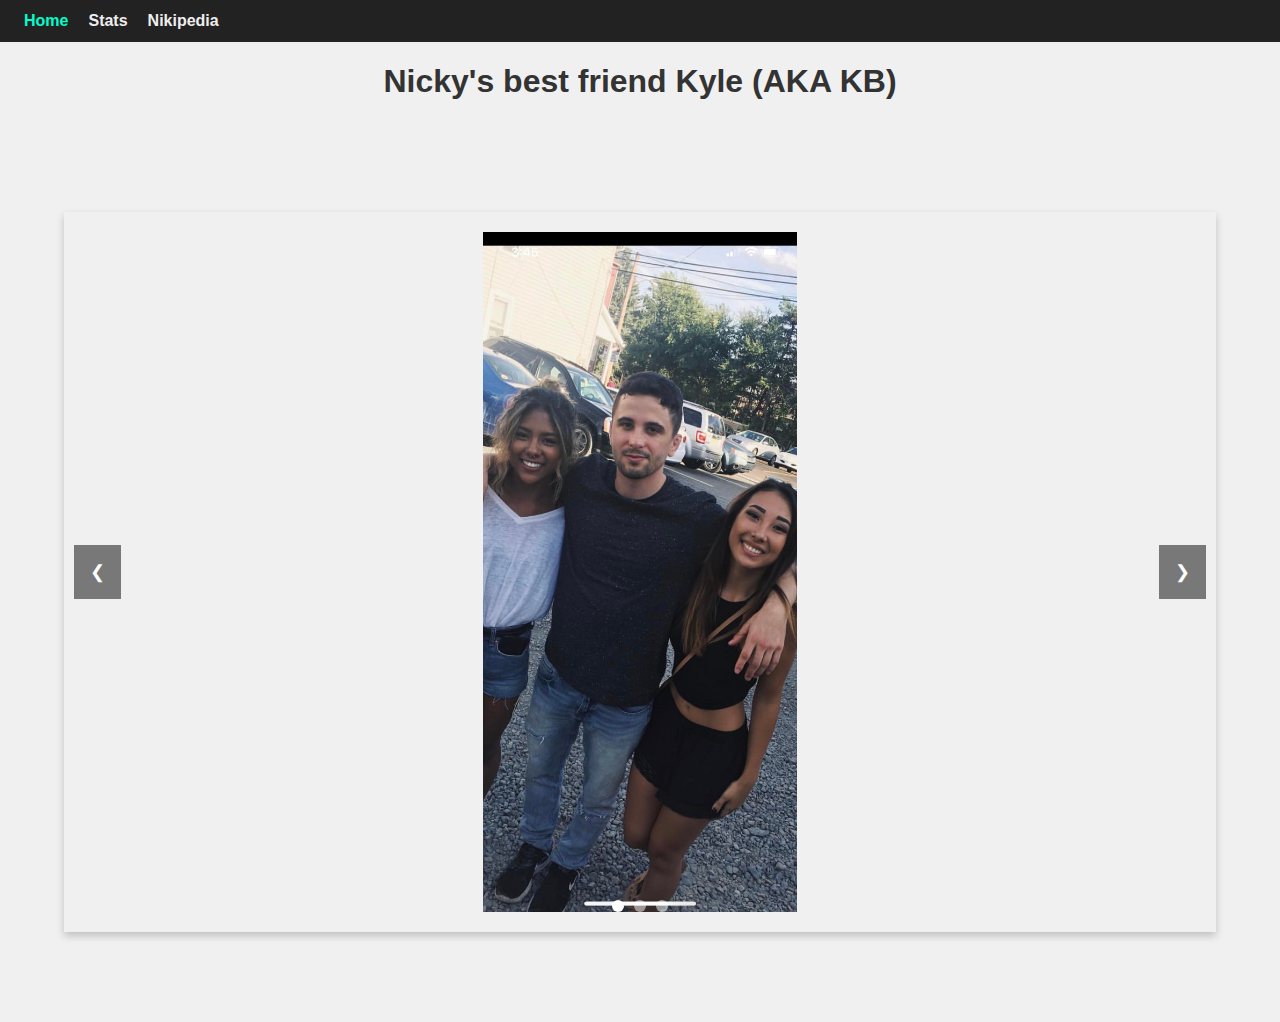
<file: index.html>
<!DOCTYPE html>
<html lang="en">

<head>
    <!-- Application Insights -->
    <script type="text/javascript">
        var sdkInstance = "appInsightsSDK"; window[sdkInstance] = "appInsights";
        var aiName = window[sdkInstance], aisdk = window[aiName] || function (e) {
            function n(e, t) { ai[e] = function () { var n = arguments; ai.queue.push(function () { ai[e].apply(ai, n) }) } }
            var ai = { queue: [], config: e }, t = document.createElement("script");
            t.src = e.url || "https://js.monitor.azure.com/scripts/b/ai.3.gbl.min.js";
            t.async = 1; t.crossOrigin = "anonymous"; t.setAttribute("data-ai-name", "appInsights");
            document.head.appendChild(t);
            ai.queue.push(function () { ai.trackPageView({}) });
            var i = ["trackEvent", "trackPageView", "trackException", "trackTrace", "trackMetric", "flush"];
            for (var r = 0; r < i.length; r++)n(i[r]);
            return ai
        }({
            src: "https://js.monitor.azure.com/scripts/b/ai.3.gbl.min.js",
            crossOrigin: "anonymous",
            cfg: {
                connectionString: "InstrumentationKey=7b8e57e2-2d3f-417c-b7da-429a6699b1ea;IngestionEndpoint=https://eastus2-3.in.applicationinsights.azure.com/;LiveEndpoint=https://eastus2.livediagnostics.monitor.azure.com/;ApplicationId=353a38bc-a43d-4bd7-a6b9-728615191217"
            }
        });
        window[aiName] = aisdk;
    </script>
    <meta charset="UTF-8" />
    <meta name="viewport" content="width=device-width, initial-scale=1.0" />
    <title>NickyClicky.com</title>
    <link rel="stylesheet" href="style.css" />
    <link rel="icon" type="image/x-icon" href="images/images2.jpg" />
</head>

<body class="home-page">
    <nav class="navbar">
        <a href="index.html" class="nav-link active">Home</a>
        <a href="stats.html" class="nav-link">Stats</a>
        <a href="nikipedia.html" class="nav-link">Nikipedia</a>
    </nav>

    <header class="page-header">
        <h1>Nicky's best friend Kyle (AKA KB)</h1>
    </header>

    <div class="carousel-wrapper">
        <div class="carousel">
            <div class="carousel-container">
                <img src="images/di6vs773hy491.jpg" alt="Image 1" class="slide active" />
                <img src="images/EK-mIWIXkAErgYe.jpg" alt="Image 2" class="slide" />
                <img src="images/F8liQdmXUAAJIV1.jpg" alt="Image 3" class="slide" />
            </div>
            <button class="prev" onclick="changeSlide(-1)">❮</button>
            <button class="next" onclick="changeSlide(1)">❯</button>
            <div class="dots">
                <span class="dot active" onclick="currentSlide(1)"></span>
                <span class="dot" onclick="currentSlide(2)"></span>
                <span class="dot" onclick="currentSlide(3)"></span>
            </div>
        </div>
    </div>

    <script defer src="script.js"></script>
</body>


</html>
</file>
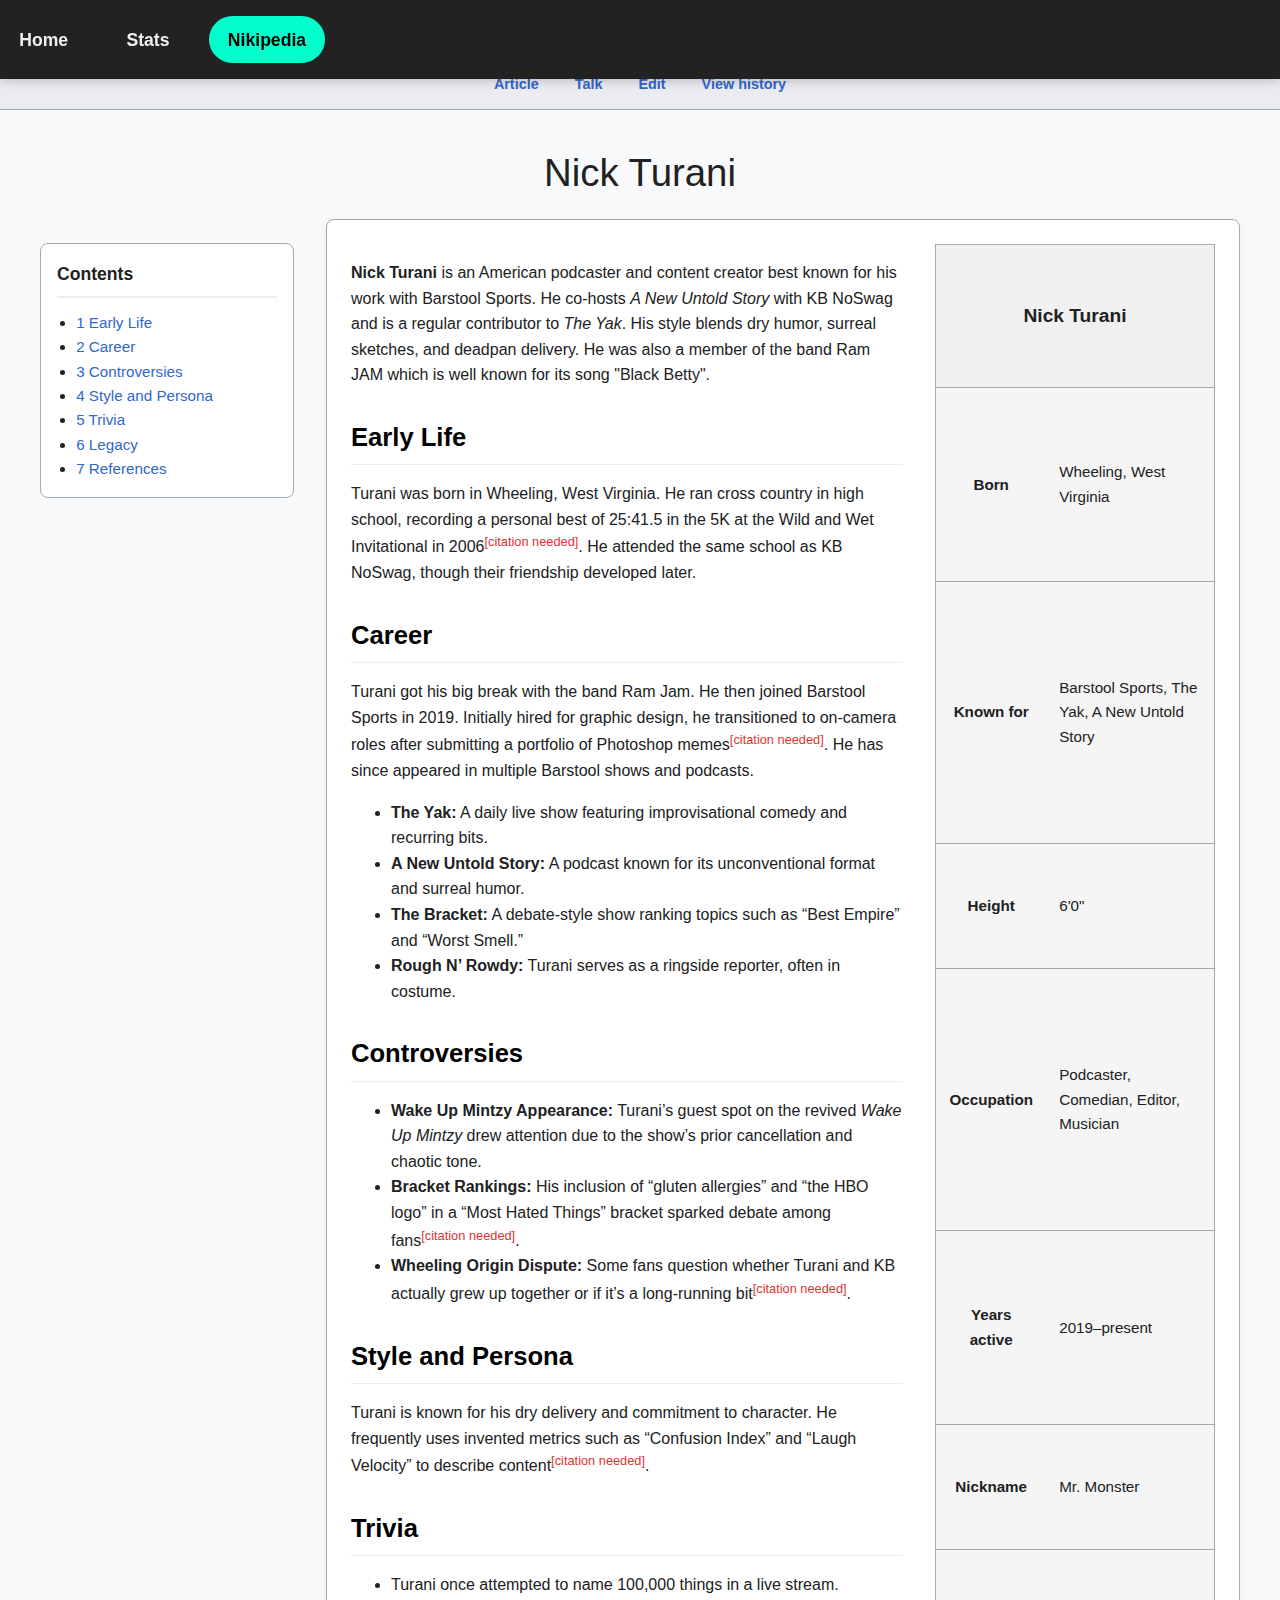
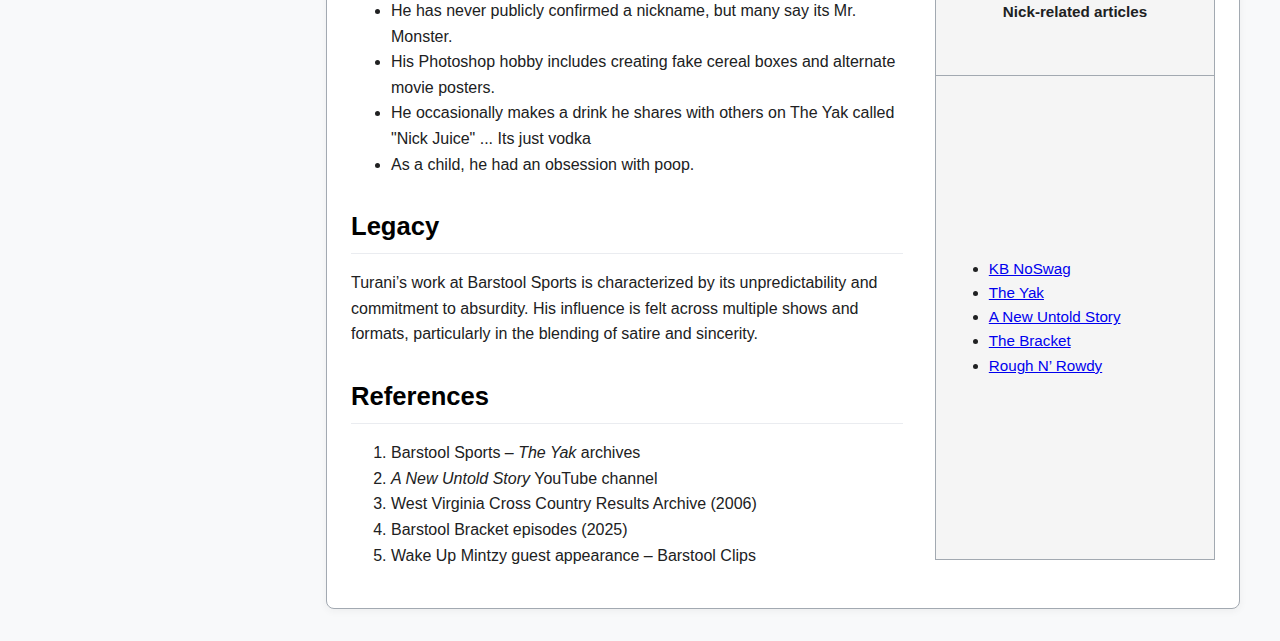
<file: nikipedia.html>
<!DOCTYPE html>
<html lang="en">

<head>
  <meta charset="UTF-8" />
  <meta name="viewport" content="width=device-width, initial-scale=1.0" />
  <title>Nick Turani – Nikipedia</title>
  <link rel="stylesheet" href="style.css" />
  <link rel="icon" type="image/x-icon" href="images/images2.jpg" />

  <!-- CLARITY -->
  <script type="text/javascript">
    (function (c, l, a, r, i, t, y) { c[a] = c[a] || function () { (c[a].q = c[a].q || []).push(arguments) }; t = l.createElement(r); t.async = 1; t.src = "https://www.clarity.ms/tag/" + i; y = l.getElementsByTagName(r)[0]; y.parentNode.insertBefore(t, y); })(window, document, "clarity", "script", "u32pk8y0oh");
  </script>

  <!-- MOBILE-FIRST WIKIPEDIA PERFECTION -->
  <style>
    :root {
      --wiki-blue: #3366cc;
      --wiki-gray: #f8f9fa;
      --border: #a2a9b1;
    }

    body.nikipedia {
      font-family: -apple-system, BlinkMacSystemFont, "Segoe UI", Roboto, sans-serif;
      background: var(--wiki-gray);
      color: #202122;
      margin: 0;
      padding: 0;
      line-height: 1.6;
    }

    .navbar {
      position: fixed;
      top: 0;
      left: 0;
      right: 0;
      background: #222;
      padding: 1rem 0;
      text-align: center;
      z-index: 1000;
      box-shadow: 0 2px 10px rgba(0, 0, 0, 0.2);
    }

    .nav-link {
      color: #eee;
      text-decoration: none;
      font-weight: bold;
      font-size: 1.1rem;
      padding: 0.6rem 1.2rem;
      border-radius: 30px;
      transition: all 0.3s;
    }

    .nav-link.active {
      background: #00ffcc;
      color: #000;
    }

    .nav-link:hover {
      background: rgba(255, 255, 255, 0.2);
    }

    .tabs {
      background: #eaecf0;
      padding: 0.8rem 1rem;
      font-size: 0.9rem;
      border-bottom: 1px solid #a2a9b1;
      margin-top: 60px;
      text-align: center;
    }

    .tabs span {
      margin: 0 1rem;
      color: var(--wiki-blue);
      font-weight: bold;
    }

    .nikipedia-container {
      max-width: 1200px;
      margin: 2rem auto;
      padding: 0 1rem;
    }

    h1 {
      font-size: 2.4rem;
      text-align: center;
      margin: 1rem 0;
      font-weight: 300;
    }

    /* MOBILE-FIRST LAYOUT */
    .layout {
      display: block;
      /* Changed from flex */
    }

    .contents-box {
      background: white;
      border: 1px solid var(--border);
      border-radius: 8px;
      padding: 1rem;
      margin: 1.5rem 0;
      font-size: 0.95rem;
    }

    .contents-box h3 {
      margin: 0 0 0.8rem 0;
      font-size: 1.1rem;
      border-bottom: 2px solid #eaecf0;
      padding-bottom: 0.5rem;
    }

    .contents-box ul {
      padding-left: 1.2rem;
      margin: 0;
    }

    .contents-box a {
      color: var(--wiki-blue);
      text-decoration: none;
    }

    .contents-box a:hover {
      text-decoration: underline;
    }

    .article-content {
      background: white;
      border: 1px solid var(--border);
      border-radius: 8px;
      padding: 1.5rem;
      box-shadow: 0 2px 8px rgba(0, 0, 0, 0.05);
    }

    .article-body {
      display: block;
      /* Stack infobox on top */
    }

    .infobox {
      width: 100% !important;
      max-width: 100%;
      margin: 0 0 1.5rem 0 !important;
      border-collapse: collapse;
      font-size: 0.95rem;
      background: #f5f5f5;
      border: 1px solid var(--border);
    }

    .infobox th,
    .infobox td {
      padding: 0.6rem 0.8rem;
      border-bottom: 1px solid var(--border);
    }

    .infobox .header {
      background: #f0f0f0;
      font-size: 1.2rem;
      font-weight: bold;
    }

    .main-text h2 {
      font-size: 1.6rem;
      margin: 1.8rem 0 1rem;
      border-bottom: 1px solid #eaecf0;
      padding-bottom: 0.4rem;
      color: #000;
    }

    .citation-needed {
      color: #d33;
      font-size: 0.8rem;
      vertical-align: super;
    }

    /* MOBILE OPTIMIZATIONS */
    @media (max-width: 768px) {
      .navbar {
        padding: 0.8rem 0;
      }

      .nav-link {
        font-size: 1rem;
        padding: 0.5rem 0.9rem;
        margin: 0 0.4rem;
      }

      h1 {
        font-size: 2rem;
      }

      .tabs {
        font-size: 0.85rem;
        padding: 0.6rem 0.5rem;
      }

      .tabs span {
        margin: 0 0.7rem;
      }

      .nikipedia-container {
        padding: 0 0.8rem;
        margin: 1rem auto;
      }

      .article-content {
        padding: 1rem;
      }
    }

    @media (min-width: 769px) {
      .layout {
        display: flex;
        gap: 2rem;
      }

      .contents-box {
        width: 220px;
        flex-shrink: 0;
        position: sticky;
        top: 80px;
        height: fit-content;
      }

      .article-body {
        display: flex;
        gap: 2rem;
      }

      .infobox {
        width: 280px !important;
        flex-shrink: 0;
      }
    }
  </style>
</head>

<body class="nikipedia">

  <nav class="navbar">
    <a href="index.html" class="nav-link">Home</a>
    <a href="stats.html" class="nav-link">Stats</a>
    <a href="nikipedia.html" class="nav-link active">Nikipedia</a>
  </nav>

  <div class="tabs">
    <span><strong>Article</strong></span>
    <span>Talk</span>
    <span>Edit</span>
    <span>View history</span>
  </div>

  <div class="nikipedia-container">
    <h1>Nick Turani</h1>

    <div class="layout">
      <aside class="contents-box">
        <h3>Contents</h3>
        <ul>
          <li><a href="#early-life">1 Early Life</a></li>
          <li><a href="#career">2 Career</a></li>
          <li><a href="#controversies">3 Controversies</a></li>
          <li><a href="#style">4 Style and Persona</a></li>
          <li><a href="#trivia">5 Trivia</a></li>
          <li><a href="#legacy">6 Legacy</a></li>
          <li><a href="#references">7 References</a></li>
        </ul>
      </aside>

      <article class="article-content">
        <div class="article-body">
          <div class="main-text">
            <p><strong>Nick Turani</strong> is an American podcaster and content creator best known for his work with
              Barstool Sports. He co-hosts <em>A New Untold Story</em> with KB NoSwag and is a regular contributor to
              <em>The Yak</em>. His style blends dry humor, surreal sketches, and deadpan delivery. He was also a member of the band Ram JAM which is well known for its song "Black Betty".
            </p>

            <h2 id="early-life">Early Life</h2>
            <p>Turani was born in Wheeling, West Virginia. He ran cross country in high school, recording a personal
              best of 25:41.5 in the 5K at the Wild and Wet Invitational in 2006<span class="citation-needed">[citation
                needed]</span>. He attended the same school as KB NoSwag, though their friendship developed later.</p>

            <h2 id="career">Career</h2>
            <p>Turani got his big break with the band Ram Jam.  He then joined Barstool Sports in 2019. Initially hired for graphic design, he transitioned to on-camera
              roles after submitting a portfolio of Photoshop memes<span class="citation-needed">[citation
                needed]</span>. He has since appeared in multiple Barstool shows and podcasts.</p>
            <ul>
              <li><strong>The Yak:</strong> A daily live show featuring improvisational comedy and recurring bits.</li>
              <li><strong>A New Untold Story:</strong> A podcast known for its unconventional format and surreal humor.
              </li>
              <li><strong>The Bracket:</strong> A debate-style show ranking topics such as “Best Empire” and “Worst
                Smell.”</li>
              <li><strong>Rough N’ Rowdy:</strong> Turani serves as a ringside reporter, often in costume.</li>
            </ul>

            <h2 id="controversies">Controversies</h2>
            <ul>
              <li><strong>Wake Up Mintzy Appearance:</strong> Turani’s guest spot on the revived <em>Wake Up Mintzy</em>
                drew attention due to the show’s prior cancellation and chaotic tone.</li>
              <li><strong>Bracket Rankings:</strong> His inclusion of “gluten allergies” and “the HBO logo” in a “Most
                Hated Things” bracket sparked debate among fans<span class="citation-needed">[citation needed]</span>.
              </li>
              <li><strong>Wheeling Origin Dispute:</strong> Some fans question whether Turani and KB actually grew up
                together or if it’s a long-running bit<span class="citation-needed">[citation needed]</span>.</li>
            </ul>

            <h2 id="style">Style and Persona</h2>
            <p>Turani is known for his dry delivery and commitment to character. He frequently uses invented metrics
              such as “Confusion Index” and “Laugh Velocity” to describe content<span class="citation-needed">[citation
                needed]</span>.</p>

            <h2 id="trivia">Trivia</h2>
            <ul>
              <li>Turani once attempted to name 100,000 things in a live stream.</li>
              <li>He has never publicly confirmed a nickname, but many say its Mr. Monster.</li>
              <li>His Photoshop hobby includes creating fake cereal boxes and alternate movie posters.</li>
              <li>He occasionally makes a drink he shares with others on The Yak called "Nick Juice" ... Its just vodka</li>
              <li>As a child, he had an obsession with poop.</li>
            </ul>

            <h2 id="legacy">Legacy</h2>
            <p>Turani’s work at Barstool Sports is characterized by its unpredictability and commitment to absurdity.
              His influence is felt across multiple shows and formats, particularly in the blending of satire and
              sincerity.</p>

            <h2 id="references">References</h2>
            <ol class="references">
              <li>Barstool Sports – <em>The Yak</em> archives</li>
              <li><em>A New Untold Story</em> YouTube channel</li>
              <li>West Virginia Cross Country Results Archive (2006)</li>
              <li>Barstool Bracket episodes (2025)</li>
              <li>Wake Up Mintzy guest appearance – Barstool Clips</li>
            </ol>
          </div>

          <table class="infobox">
            <tbody>
              <tr class="header">
                <th colspan="2">Nick Turani</th>
              </tr>
              <tr>
                <th>Born</th>
                <td>Wheeling, West Virginia</td>
              </tr>
              <tr>
                <th>Known for</th>
                <td>Barstool Sports, The Yak, A New Untold Story</td>
              </tr>
              <tr>
                <th>Height</th>
                <td>6'0"</td>
              </tr>
              <tr>
                <th>Occupation</th>
                <td>Podcaster, Comedian, Editor, Musician</td>
              </tr>
              <tr>
                <th>Years active</th>
                <td>2019–present</td>
              </tr>
              <tr>
                <th>Nickname</th>
                <td>Mr. Monster</td>
              </tr>
              <tr class="section-header">
                <th colspan="2">Nick-related articles</th>
              </tr>
              <tr>
                <td colspan="2">
                  <ul>
                    <li><a href="https://kbnoswag.com/" target="_blank" class="art-link">KB NoSwag</a></li>
                    <li><a href="https://www.youtube.com/@BarstoolYak" target="_blank" class="art-link">The Yak</a></li>
                    <li><a href="https://www.youtube.com/@ANewUntoldStory" target="_blank" class="art-link">A New Untold Story</a></li>
                    <li><a href="https://www.youtube.com/watch?v=yk7HEiPCkT0" target="_blank" class="art-link">The Bracket</a></li>
                    <li><a href="https://www.facebook.com/watch/?v=1380098243271527" target="_blank" class="art-link">Rough N’ Rowdy</a></li>
                  </ul>
                </td>
              </tr>
            </tbody>
          </table>
        </div>
      </article>
    </div>


  </div>
</body>

</html>
</file>
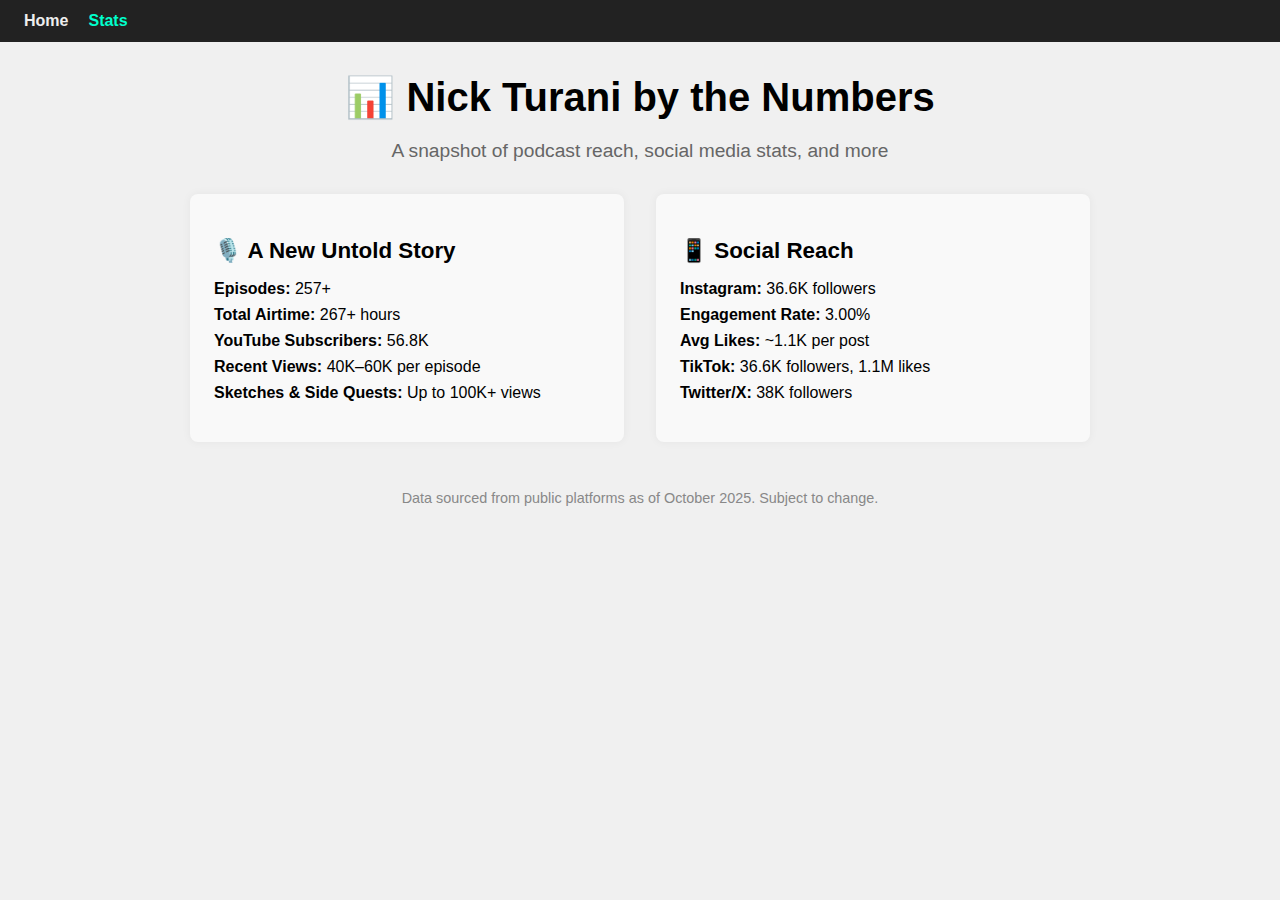
<file: stats.html>
<!DOCTYPE html>
<html lang="en">

<head>
    <meta charset="UTF-8" />
    <meta name="viewport" content="width=device-width, initial-scale=1.0" />
    <title>Nick Turani Stats – NickyClicky.com</title>
    <link rel="stylesheet" href="style.css" />
    <link rel="icon" type="image/x-icon" href="images/images2.jpg" />
</head>

<body class="stats-page">
    <nav class="navbar">
        <a href="index.html" class="nav-link">Home</a>
        <a href="stats.html" class="nav-link active">Stats</a>
    </nav>

    <main class="stats-content">
        <section class="hero">
            <h1>📊 Nick Turani by the Numbers</h1>
            <p>A snapshot of podcast reach, social media stats, and more</p>
        </section>

        <section class="stats-grid">
            <div class="stat-block">
                <h2>🎙️ A New Untold Story</h2>
                <ul>
                    <li><strong>Episodes:</strong> 257+</li>
                    <li><strong>Total Airtime:</strong> 267+ hours</li>
                    <li><strong>YouTube Subscribers:</strong> 56.8K</li>
                    <li><strong>Recent Views:</strong> 40K–60K per episode</li>
                    <li><strong>Sketches & Side Quests:</strong> Up to 100K+ views</li>
                </ul>
            </div>

            <div class="stat-block">
                <h2>📱 Social Reach</h2>
                <ul>
                    <li><strong>Instagram:</strong> 36.6K followers</li>
                    <li><strong>Engagement Rate:</strong> 3.00%</li>
                    <li><strong>Avg Likes:</strong> ~1.1K per post</li>
                    <li><strong>TikTok:</strong> 36.6K followers, 1.1M likes</li>
                    <li><strong>Twitter/X:</strong> 38K followers</li>
                </ul>
            </div>
        </section>

        <footer class="footer-note">
            <p>Data sourced from public platforms as of October 2025. Subject to change.</p>
        </footer>
    </main>
</body>

</html>
</file>
<file: style.css>
/* Global Reset */
body {
    margin: 0;
    padding: 0;
    font-family: Arial, sans-serif;
}

/* Navbar */
.navbar {
    background: #222;
    padding: 12px 24px;
    display: flex;
    gap: 20px;
}

.nav-link {
    color: #eee;
    text-decoration: none;
    font-weight: bold;
}

.nav-link:hover {
    color: #fff;
}

.nav-link.active {
    color: #00ffcc;
}

/* Homepage Carousel Layout */
body.home-page {
    background: #f0f0f0;
    /* overflow: hidden; Removed to allow scrolling if content overflows */
}

.carousel-wrapper {
    display: flex;
    justify-content: center;
    align-items: center;
    height: 100vh;
}

.carousel {
    position: relative;
    width: 90vw;
    height: 80vh;
    max-width: 1200px;
    overflow: hidden;
    box-shadow: 0 4px 8px rgba(0, 0, 0, 0.2);
}

.carousel-container {
    display: flex;
    transition: transform 0.5s ease-in-out;
    width: 100%;
    height: 100%;
}

.slide {
    min-width: 100%;
    height: 100%;
    object-fit: contain;
    opacity: 0;
    position: absolute;
    padding: 20px;
    box-sizing: border-box;
    transition: opacity 0.5s;
    visibility: hidden;
}

.slide.active {
    visibility: visible;
    opacity: 1;
    display: block;
    z-index: 2;
    position: relative;
}

.prev,
.next {
    position: absolute;
    top: 50%;
    transform: translateY(-50%);
    background: rgba(0, 0, 0, 0.5);
    color: white;
    border: none;
    padding: 16px;
    cursor: pointer;
    font-size: 18px;
    z-index: 10;
}

.prev {
    left: 10px;
}

.next {
    right: 10px;
}

.prev:hover,
.next:hover {
    background: rgba(0, 0, 0, 0.8);
}

.dots {
    position: absolute;
    bottom: 20px;
    left: 50%;
    transform: translateX(-50%);
    display: flex;
    gap: 10px;
    z-index: 10;
}

.dot {
    width: 12px;
    height: 12px;
    border-radius: 50%;
    background: rgba(255, 255, 255, 0.5);
    cursor: pointer;
    transition: background 0.3s;
}

.dot.active {
    background: white;
}

.dot:hover {
    background: rgba(255, 255, 255, 0.8);
}

body.stats-page {
    background: #f0f0f0;
    padding: 0;
    overflow: auto;
}


.stats-content {
    max-width: 900px;
    margin: 2rem auto;
    padding: 0 1rem;
}

/* Center header inside the same container */
.hero {
    text-align: center;
    margin-bottom: 2rem;
}

.hero h1 {
    font-size: 2.5rem;
    margin-bottom: 0.5rem;
}

.hero p {
    font-size: 1.2rem;
    color: #666;
}

/* Stats grid stays inside the same container */
.stats-grid {
    display: grid;
    grid-template-columns: 1fr 1fr;
    gap: 2rem;
}

.stat-block {
    background: #f9f9f9;
    padding: 1.5rem;
    border-radius: 8px;
    box-shadow: 0 0 10px rgba(0, 0, 0, 0.05);
}

.stat-block h2 {
    margin-bottom: 1rem;
    font-size: 1.4rem;
}

.stat-block ul {
    list-style: none;
    padding: 0;
}

.stat-block li {
    margin-bottom: 0.5rem;
}

.footer-note {
    margin-top: 3rem;
    text-align: center;
    font-size: 0.9rem;
    color: #888;
}

.page-header {
    text-align: center;
    margin-top: 1rem;
    margin-bottom: 1rem;
}

.page-header h1 {
    font-size: 2rem;
    color: #333;
}

/* Responsive */
@media (max-width: 768px) {
    .carousel {
        width: 95vw;
        height: 70vh;
    }

    @media (max-width: 1024px) and (min-width: 769px) {
        .carousel {
            height: 75vh;
        }
    }

    .slide {
        padding: 10px;
    }

    .prev,
    .next {
        padding: 12px;
        font-size: 16px;
    }

    .dots {
        bottom: 10px;
        gap: 8px;
    }

    .dot {
        width: 10px;
        height: 10px;
    }

    .stats-grid {
        grid-template-columns: 1fr;
    }
}
</file>
